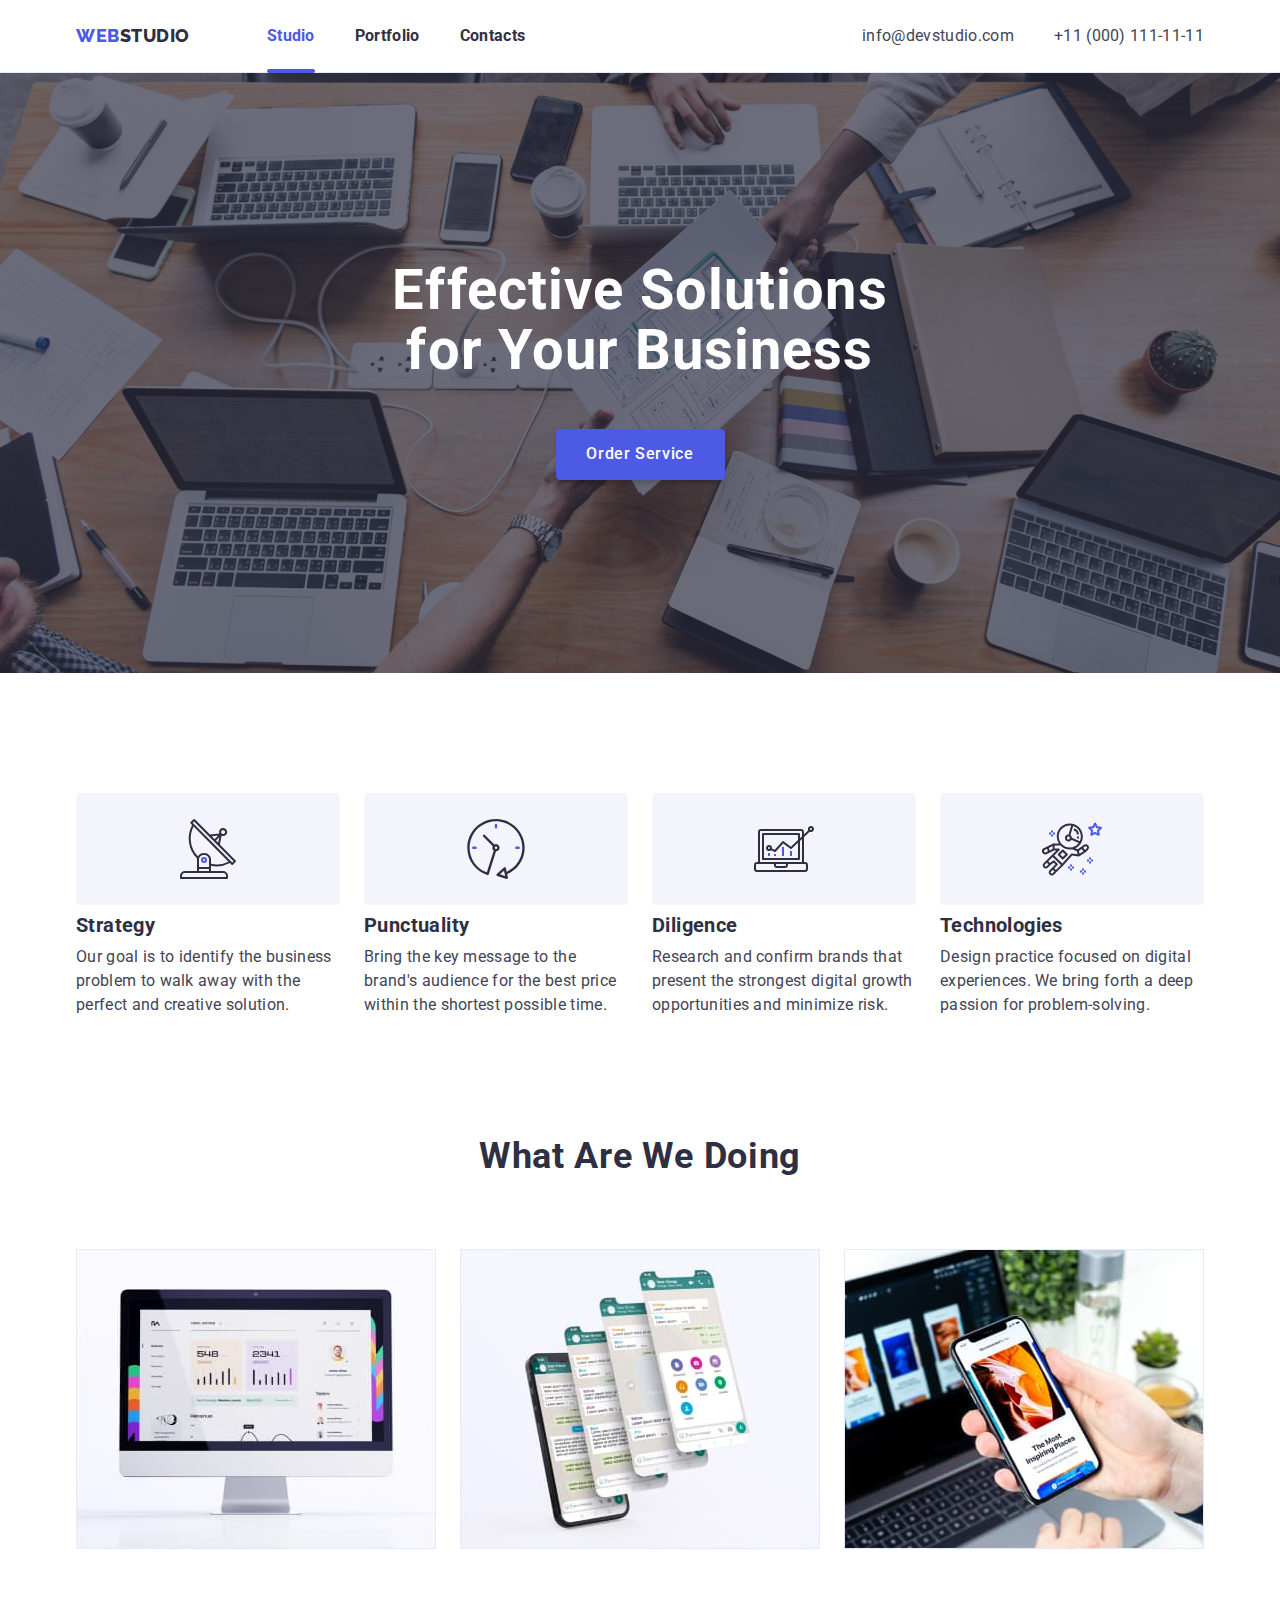
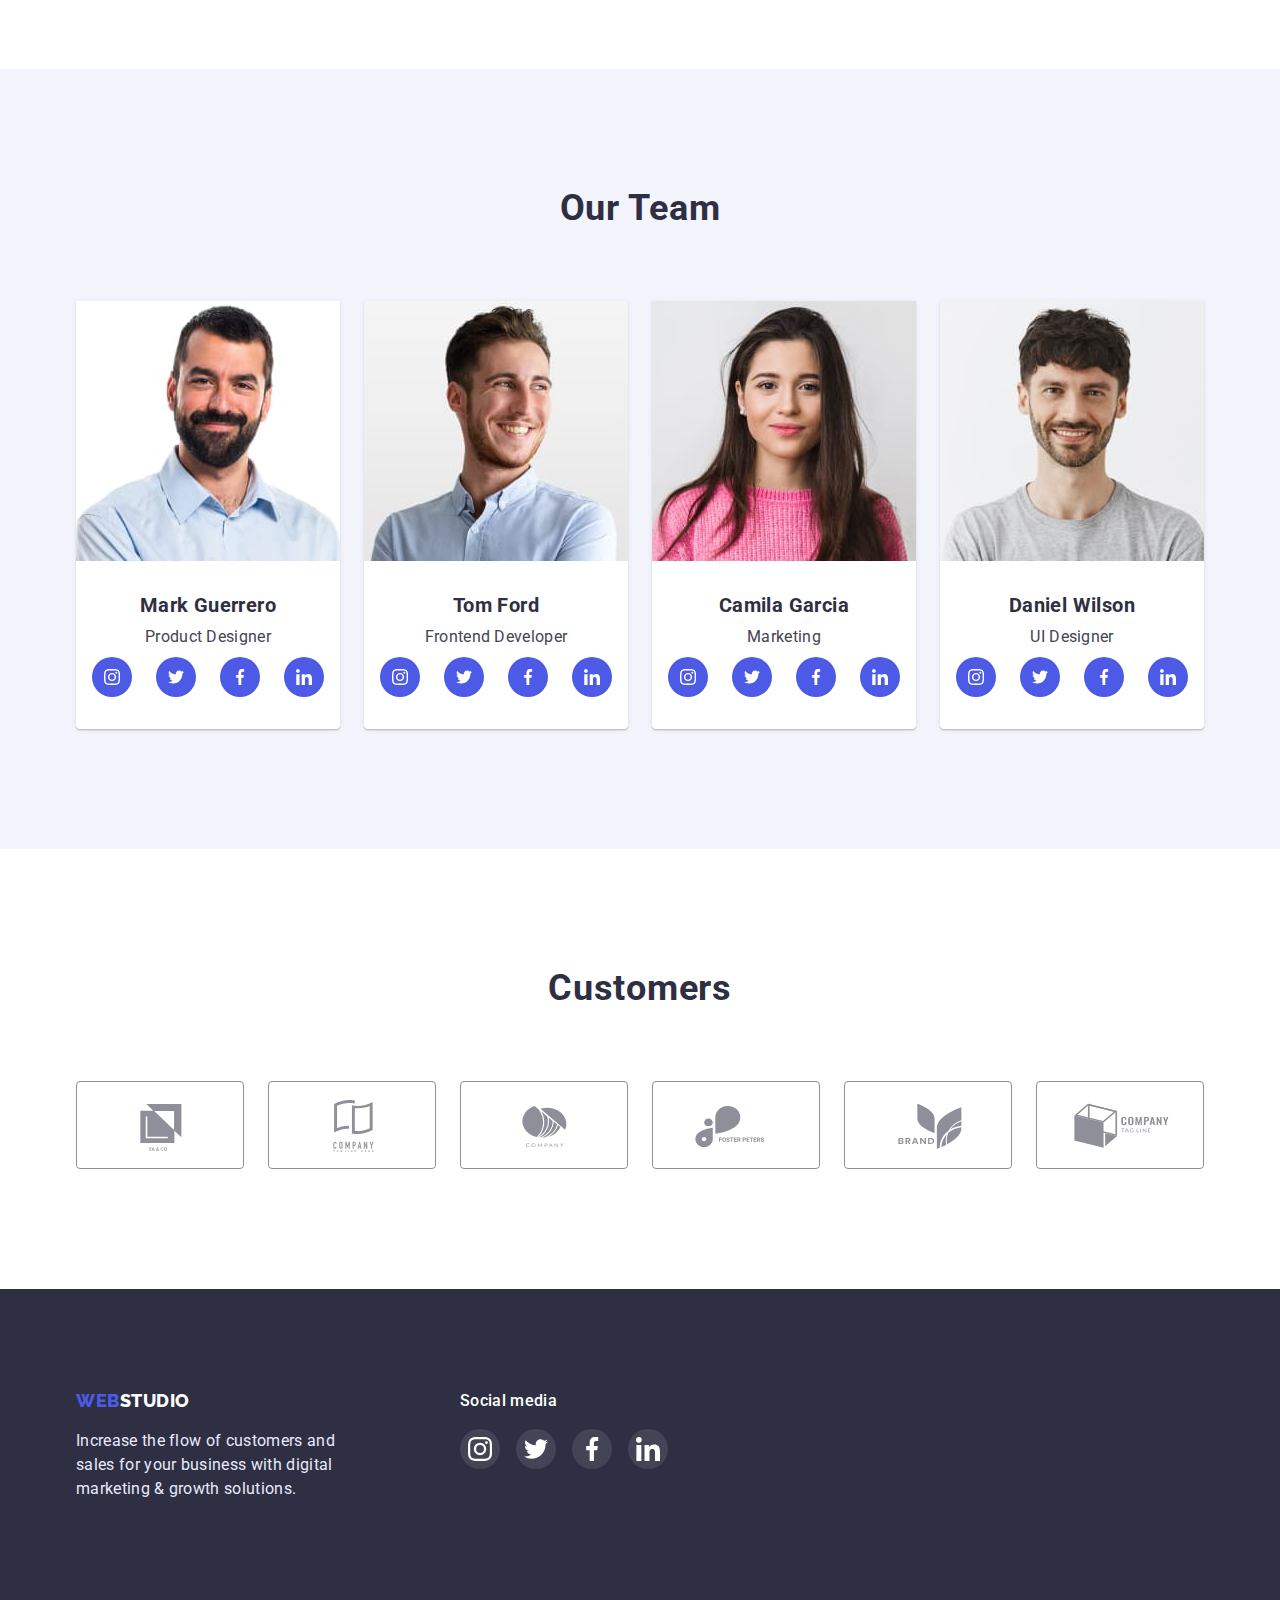
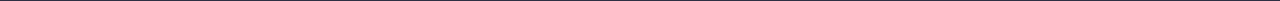
<file: index.html>
<!DOCTYPE html>
<html lang="en">
	<head>
		<meta charset="UTF-8" />
		<meta http-equiv="X-UA-Compatible" content="IE=edge" />
		<meta name="viewport" content="width=device-width, initial-scale=1.0" />
		<link rel="stylesheet" href="https://cdn.jsdelivr.net/npm/modern-normalize@1.1.0/modern-normalize.min.css" />
		<link rel="stylesheet" href="./css/styles.css" />
		<link rel="preconnect" href="https://fonts.googleapis.com" />
		<link rel="preconnect" href="https://fonts.gstatic.com" crossorigin />
		<link
			href="https://fonts.googleapis.com/css2?family=Raleway:wght@800&family=Roboto:wght@400;500;700;900&display=swap"
			rel="stylesheet"
		/>
		<title>Document</title>
	</head>
	<body>
		<header>
			<div class="container">
				<a class="logo link" href="./index.html">
					<span class="logo-web">Web</span>
					studio
				</a>
				<nav>
					<ul class="header-nav-list list">
						<li class="header-item">
							<a class="navigation-link link current" href="./index.html">Studio</a>
						</li>
						<li class="header-item">
							<a class="navigation-link link" href="./portfolio.html">Portfolio</a>
						</li>
						<li class="header-item">
							<a class="navigation-link link" href="./index.html">Contacts</a>
						</li>
					</ul>
				</nav>

				<ul class="header-contacts-list list">
					<li>
						<a class="contacts-link link" href="mailto:info@devstudio.com">info@devstudio.com</a>
					</li>
					<li>
						<a class="contacts-link link" href="tel:+110001111111">+11 (000) 111-11-11</a>
					</li>
				</ul>
			</div>
		</header>

		<main>
			<section class="main-section">
				<div class="container">
					<h1 class="main-title">Effective Solutions for Your Business</h1>
					<button class="order-button btn" type="button" data-modal-open>Order Service</button>
				</div>
			</section>

			<section class="section">
				<div class="container">
					<h2 class="section-title visually-hidden"></h2>
					<ul class="benefits-list list">
						<li class="benefit-item">
							<div class="benefit-item-icon">
								<svg class="benefit-icon" width="64" height="64">
									<use href="./images/icons-optimized.svg#icon-antenna-icon"></use>
								</svg>
							</div>
							<h3 class="caption">Strategy</h3>
							<p class="caption-text">
								Our goal is to identify the business problem to walk away with the perfect and creative solution.
							</p>
						</li>
						<li class="benefit-item">
							<div class="benefit-item-icon">
								<svg class="benefit-icon" width="64" height="64">
									<use href="./images/icons-optimized.svg#icon-clock-icon"></use>
								</svg>
							</div>
							<h3 class="caption">Punctuality</h3>
							<p class="caption-text">
								Bring the key message to the brand's audience for the best price within the shortest possible time.
							</p>
						</li>
						<li class="benefit-item">
							<div class="benefit-item-icon">
								<svg class="benefit-icon" width="64" height="64">
									<use href="./images/icons-optimized.svg#icon-diagram-icon"></use>
								</svg>
							</div>
							<h3 class="caption">Diligence</h3>
							<p class="caption-text">
								Research and confirm brands that present the strongest digital growth opportunities and minimize risk.
							</p>
						</li>
						<li class="benefit-item">
							<div class="benefit-item-icon">
								<svg class="benefit-icon" width="64" height="64">
									<use href="./images/icons-optimized.svg#icon-astronaut-icon"></use>
								</svg>
							</div>
							<h3 class="caption">Technologies</h3>
							<p class="caption-text">
								Design practice focused on digital experiences. We bring forth a deep passion for problem-solving.
							</p>
						</li>
					</ul>
				</div>
			</section>

			<section class="section section-gadgets">
				<div class="container">
					<h2 class="section-title">What are we doing</h2>

					<ul class="gadgets-list list">
						<li>
							<img src="./images/gadgets-1-optimized.jpg" alt="Computer screen" width="360" height="300" />
						</li>
						<li>
							<img src="./images/gadgets-2-optimized.jpg" alt="Mobile screen" width="360" height="300" />
						</li>
						<li>
							<img src="./images/gadgets-3-optimized.jpg" alt="Gadgets" width="360" height="300" />
						</li>
					</ul>
				</div>
			</section>

			<section class="section team-section">
				<div class="container">
					<h2 class="section-title">Our Team</h2>
					<ul class="members-list list">
						<li class="member">
							<img src="./images/team-member-1.jpg" alt="Team member 1" width="264" height="260" />
							<div class="member-text">
								<h3 class="team-member-name">Mark Guerrero</h3>
								<p class="team-member-position">Product Designer</p>
								<ul class="members-soc-list list">
									<li class="members-soc-item">
										<a href="" class="members-soc-link link">
											<svg class="member-soc-icon" width="16" height="16">
												<use href="./images/icons-optimized.svg#icon-instagram-icon"></use>
											</svg>
										</a>
									</li>
									<li class="members-soc-item">
										<a href="" class="members-soc-link link">
											<svg class="member-soc-icon" width="16" height="16">
												<use href="./images/icons-optimized.svg#icon-twitter-icon"></use>
											</svg>
										</a>
									</li>
									<li class="members-soc-item">
										<a href="" class="members-soc-link link">
											<svg class="member-soc-icon" width="16" height="16">
												<use href="./images/icons-optimized.svg#icon-facebook-icon"></use>
											</svg>
										</a>
									</li>
									<li class="members-soc-item">
										<a href="" class="members-soc-link link">
											<svg class="member-soc-icon" width="16" height="16">
												<use href="./images/icons-optimized.svg#icon-linkedin-icon"></use>
											</svg>
										</a>
									</li>
								</ul>
							</div>
							
						</li>
						<li class="member">
							<img src="./images/team-member-2.jpg" alt="Team member 2" width="264" height="260" />
							<div class="member-text">
								<h3 class="team-member-name">Tom Ford</h3>
								<p class="team-member-position">Frontend Developer</p>
								<ul class="members-soc-list list">
									<li class="members-soc-item">
										<a href="" class="members-soc-link link">
											<svg class="member-soc-icon" width="16" height="16">
												<use href="./images/icons-optimized.svg#icon-instagram-icon"></use>
											</svg>
										</a>
									</li>
									<li class="members-soc-item">
										<a href="" class="members-soc-link link">
											<svg class="member-soc-icon" width="16" height="16">
												<use href="./images/icons-optimized.svg#icon-twitter-icon"></use>
											</svg>
										</a>
									</li>
									<li class="members-soc-item">
										<a href="" class="members-soc-link link">
											<svg class="member-soc-icon" width="16" height="16">
												<use href="./images/icons-optimized.svg#icon-facebook-icon"></use>
											</svg>
										</a>
									</li>
									<li class="members-soc-item">
										<a href="" class="members-soc-link link">
											<svg class="member-soc-icon" width="16" height="16">
												<use href="./images/icons-optimized.svg#icon-linkedin-icon"></use>
											</svg>
										</a>
									</li>
								</ul>
							</div>
							
						</li>
						<li class="member">
							<img src="./images/team-member-3.jpg" alt="Team member 3" width="264" height="260" />
							<div class="member-text">
								<h3 class="team-member-name">Camila Garcia</h3>
								<p class="team-member-position">Marketing</p>
								<ul class="members-soc-list list">
									<li class="members-soc-item">
										<a href="" class="members-soc-link link">
											<svg class="member-soc-icon" width="16" height="16">
												<use href="./images/icons-optimized.svg#icon-instagram-icon"></use>
											</svg>
										</a>
									</li>
									<li class="members-soc-item">
										<a href="" class="members-soc-link link">
											<svg class="member-soc-icon" width="16" height="16">
												<use href="./images/icons-optimized.svg#icon-twitter-icon"></use>
											</svg>
										</a>
									</li>
									<li class="members-soc-item">
										<a href="" class="members-soc-link link">
											<svg class="member-soc-icon" width="16" height="16">
												<use href="./images/icons-optimized.svg#icon-facebook-icon"></use>
											</svg>
										</a>
									</li>
									<li class="members-soc-item">
										<a href="" class="members-soc-link link">
											<svg class="member-soc-icon" width="16" height="16">
												<use href="./images/icons-optimized.svg#icon-linkedin-icon"></use>
											</svg>
										</a>
									</li>
								</ul>
							</div>
							
						</li>
						<li class="member">
							<img src="./images/team-member-4.jpg" alt="Team member 4" width="264" height="260" />
							<div class="member-text">
								<h3 class="team-member-name">Daniel Wilson</h3>
								<p class="team-member-position">UI Designer</p>
								<ul class="members-soc-list list">
									<li class="members-soc-item">
										<a href="" class="members-soc-link link">
											<svg class="member-soc-icon" width="16" height="16">
												<use href="./images/icons-optimized.svg#icon-instagram-icon"></use>
											</svg>
										</a>
									</li>
									<li class="members-soc-item">
										<a href="" class="members-soc-link link">
											<svg class="member-soc-icon" width="16" height="16">
												<use href="./images/icons-optimized.svg#icon-twitter-icon"></use>
											</svg>
										</a>
									</li>
									<li class="members-soc-item">
										<a href="" class="members-soc-link link">
											<svg class="member-soc-icon" width="16" height="16">
												<use href="./images/icons-optimized.svg#icon-facebook-icon"></use>
											</svg>
										</a>
									</li>
									<li class="members-soc-item">
										<a href="" class="members-soc-link link">
											<svg class="member-soc-icon" width="16" height="16">
												<use href="./images/icons-optimized.svg#icon-linkedin-icon"></use>
											</svg>
										</a>
									</li>
								</ul>
							</div>
							
						</li>
					</ul>
				</div>
			</section>

			<section class="section">
				<div class="container">
					<h2 class="section-title">Customers</h2>
					<ul class="customers-list list">
						<li class="customers-item">
							<a href="" class="customers-link link">
								<svg class="customers-icon">
									<use href="./images/icons-optimized.svg#icon-client-logo-1"></use>
								</svg>
							</a>
						</li>
						<li class="customers-item">
							<a href="" class="customers-link link">
								<svg class="customers-icon">
									<use href="./images/icons-optimized.svg#icon-client-logo-2"></use>
								</svg>
							</a>
						</li>
						<li class="customers-item">
							<a href="" class="customers-link link">
								<svg class="customers-icon">
									<use href="./images/icons-optimized.svg#icon-client-logo-3"></use>
								</svg>
							</a>
						</li>
						<li class="customers-item">
							<a href="" class="customers-link link">
								<svg class="customers-icon">
									<use href="./images/icons-optimized.svg#icon-client-logo-4"></use>
								</svg>
							</a>
						</li>
						<li class="customers-item">
							<a href="" class="customers-link link">
								<svg class="customers-icon">
									<use href="./images/icons-optimized.svg#icon-client-logo-5"></use>
								</svg>
							</a>
						</li>
						<li class="customers-item">
							<a href="" class="customers-link link">
								<svg class="customers-icon">
									<use href="./images/icons-optimized.svg#icon-client-logo-6"></use>
								</svg>
							</a>
						</li>
					</ul>
				</div>
			</section>
		</main>
		<footer class="footer-section">
			<div class="container">
				<div class="footer-logo-wrap">
					<a class="logo link" href="./index.html">
						<span class="logo-web">Web</span>
						studio
					</a>
					<p class="after-logo-description">
						Increase the flow of customers and sales for your business with digital marketing & growth solutions.
					</p>
				</div>
				<div class="footer-soc-wrap">
					<h3 class="footer-soc-title">Social media</h3>
					<ul class="footer-soc-list list">
						<li class="footer-soc-item">
							<a href="" class="footer-soc-link link">
								<svg class="footer-soc-icon" width="24" heigh="24">
									<use href="./images/icons-optimized.svg#icon-instagram-icon"></use>
								</svg>
							</a>
						</li>
						<li class="footer-soc-item">
							<a href="" class="footer-soc-link link">
								<svg class="footer-soc-icon" width="24" heigh="24">
									<use href="./images/icons-optimized.svg#icon-twitter-icon"></use>
								</svg>
							</a>
						</li>
						<li class="footer-soc-item">
							<a href="" class="footer-soc-link link">
								<svg class="footer-soc-icon" width="24" heigh="24">
									<use href="./images/icons-optimized.svg#icon-facebook-icon"></use>
								</svg>
							</a>
						</li>
						<li class="footer-soc-item">
							<a href="" class="footer-soc-link link">
								<svg class="footer-soc-icon" width="24" heigh="24">
									<use href="./images/icons-optimized.svg#icon-linkedin-icon"></use>
								</svg>
							</a>
						</li>
					</ul>
				</div>
			</div>
		</footer>
		<div class="backdrop is-hidden" data-modal>
			<div class="modal-windov">
				<button type="button" class="close-modal-windov-btn" data-modal-close>
					<svg class="close-icon" width="8" heigh="8">
						<use href="./images/icons-optimized.svg#icon-close-black-18dp-2-1-1"></use>
					</svg>
				</button>
			</div>
		</div>
		<script src="./js/modal.js"></script>
	</body>
</html>
</file>
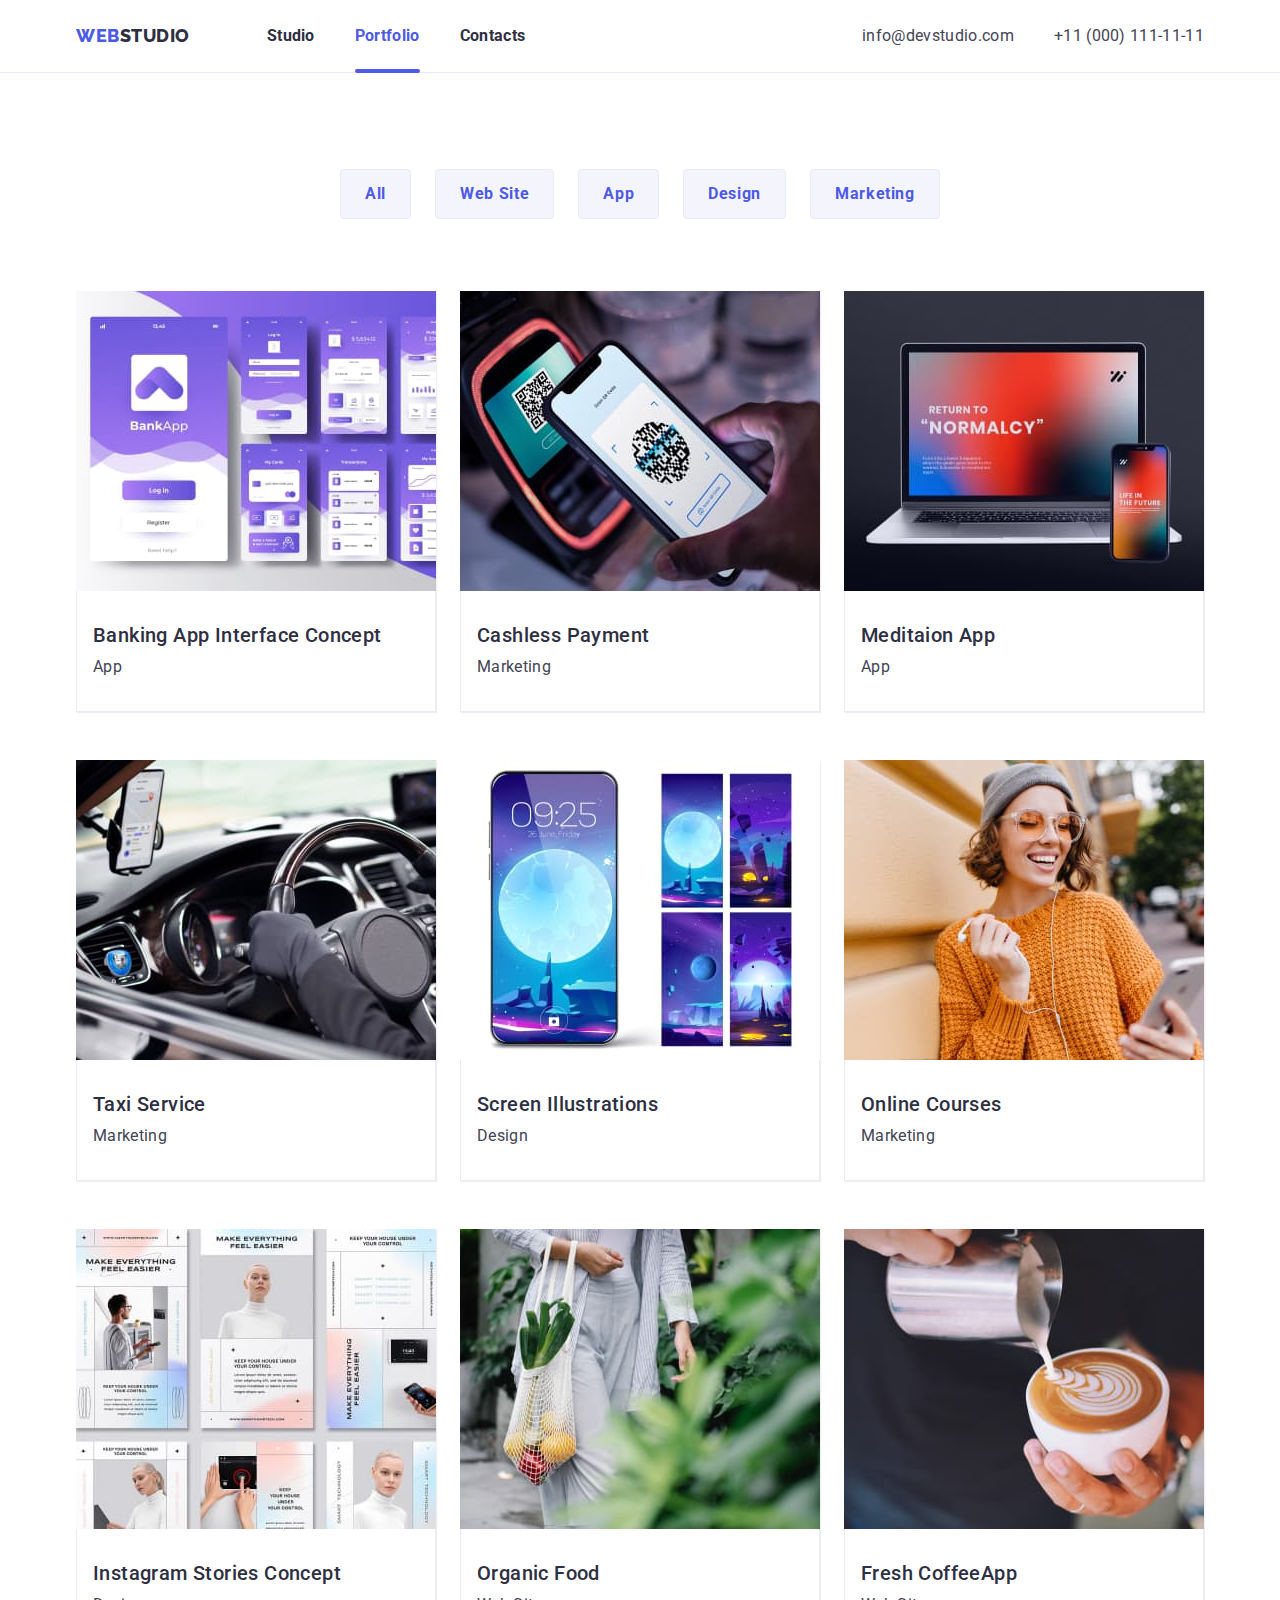
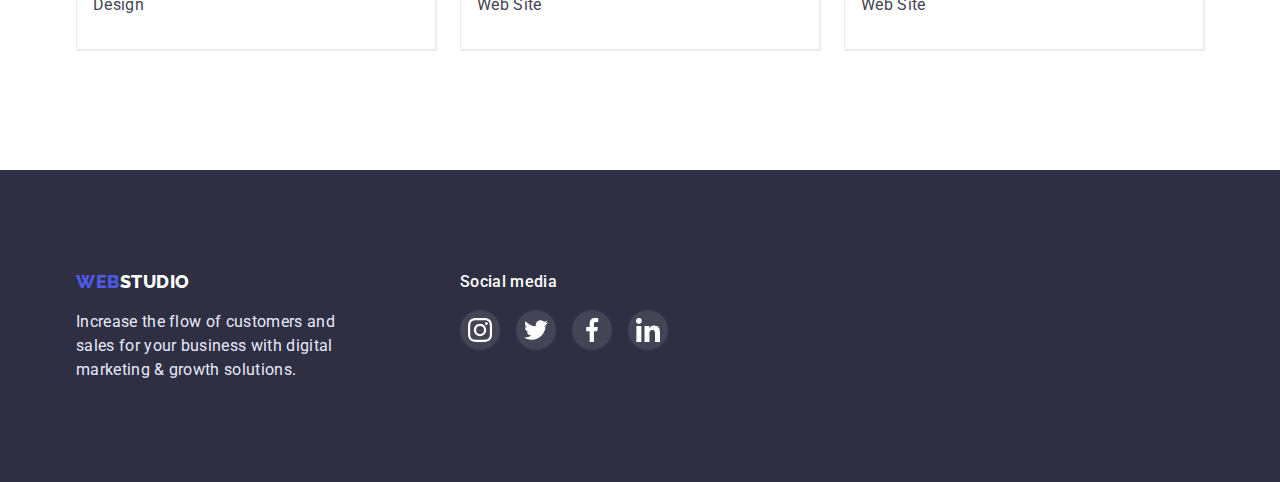
<file: portfolio.html>
<!DOCTYPE html>
<html lang="en">
	<head>
		<meta charset="UTF-8" />
		<meta http-equiv="X-UA-Compatible" content="IE=edge" />
		<meta name="viewport" content="width=device-width, initial-scale=1.0" />
		<link rel="stylesheet" href="https://cdn.jsdelivr.net/npm/modern-normalize@1.1.0/modern-normalize.min.css" />
		<link rel="stylesheet" href="./css/styles.css" />
		<link rel="preconnect" href="https://fonts.googleapis.com" />
		<link rel="preconnect" href="https://fonts.gstatic.com" crossorigin />
		<link
			href="https://fonts.googleapis.com/css2?family=Raleway:wght@800&family=Roboto:wght@400;500;700;900&display=swap"
			rel="stylesheet"
		/>
		<title>Document</title>
	</head>
	<body>
		<header>
			<div class="container">
				<a class="logo link" href="./index.html">
					<span class="logo-web">Web</span>
					studio
				</a>
				<nav>
					<ul class="header-nav-list list">
						<li><a class="navigation-link link" href="./index.html">Studio</a></li>
						<li><a class="navigation-link link current" href="./portfolio.html">Portfolio</a></li>
						<li><a class="navigation-link link" href="./index.html">Contacts</a></li>
					</ul>
				</nav>

				<ul class="header-contacts-list list">
					<li>
						<a class="contacts-link link" href="mailto:info@devstudio.com">info@devstudio.com</a>
					</li>
					<li>
						<a class="contacts-link link" href="tel:+110001111111">+11 (000) 111-11-11</a>
					</li>
				</ul>
			</div>
		</header>

		<main>
			<section class="section-portfolio">
				<div class="container">
					<ul class="buttons-list list">
						<li>
							<button class="filter-button btn" type="button">All</button>
						</li>
						<li>
							<button class="filter-button btn" type="button">Web Site</button>
						</li>
						<li>
							<button class="filter-button btn" type="button">App</button>
						</li>
						<li>
							<button class="filter-button btn" type="button">Design</button>
						</li>
						<li>
							<button class="filter-button btn" type="button">Marketing</button>
						</li>
					</ul>

					<h1 class="section-title visually-hidden"></h1>
					<ul class="service-list list">
						<li class="service-item">
							<a href="" class="service-link link">
								<div class="service-wrap">
									<img src="./images/portfolio-image-1.jpg" alt="App interface" width="360" height="300" />
									<p class="service-hidden-text">
										14 Stylish and User-Friendly App Design Concepts · Task Manager App · Calorie Tracker App · Exotic
										Fruit Ecommerce App · Cloud Storage App
									</p>
								</div>

								<div class="service-text">
									<h3 class="service-title">Banking App Interface Concept</h3>
									<p class="service-category">App</p>
								</div>
							</a>
						</li>
						<li class="service-item">
							<a href="" class="service-link link">
								<div class="service-wrap">
									<img src="./images/portfolio-image-2.jpg" alt="Cashless payment" width="360" height="300" />
									<p class="service-hidden-text">
										Lorem ipsum dolor sit amet consectetur, adipisicing elit. Corrupti nobis beatae harum rem, similique
										soluta maxime, tenetur accusantium quidem nam illum earum. Similique, quaerat quas? Aperiam
										aspernatur quos inventore exercitationem?
									</p>
								</div>
								
								<div class="service-text">
									<h3 class="service-title">Cashless Payment</h3>
									<p class="service-category">Marketing</p>
								</div>
							</a>
						</li>
						<li class="service-item">
							<a href="" class="service-link link">
								<div class="service-wrap">
									<img src="./images/portfolio-image-3.jpg" alt="Gadgets" width="360" height="300" />
									<p class="service-hidden-text">
										Lorem ipsum dolor sit amet consectetur, adipisicing elit. Corrupti nobis beatae harum rem, similique
										soluta maxime, tenetur accusantium quidem nam illum earum. Similique, quaerat quas? Aperiam
										aspernatur quos inventore exercitationem?
									</p>
								</div>
								
								<div class="service-text">
									<h3 class="service-title">Meditaion App</h3>
									<p class="service-category">App</p>
								</div>
							</a>
						</li>

						<!--  -->

						<li class="service-item">
							<a href="" class="service-link link">
								<div class="service-wrap">
									<img src="./images/portfolio-image-4.jpg" alt="Steering wheel" width="360" height="300" />
									<p class="service-hidden-text">
										Lorem ipsum dolor sit amet consectetur, adipisicing elit. Corrupti nobis beatae harum rem, similique
										soluta maxime, tenetur accusantium quidem nam illum earum. Similique, quaerat quas? Aperiam
										aspernatur quos inventore exercitationem?
									</p>
								</div>
								
								<div class="service-text">
									<h3 class="service-title">Taxi Service</h3>
									<p class="service-category">Marketing</p>
								</div>
							</a>
						</li>
						<li class="service-item">
							
							<a href="" class="service-link link">
								<div class="service-wrap">
									<img src="./images/portfolio-image-5.jpg" alt="Phone screen" width="360" height="300" />
									<p class="service-hidden-text">
										Lorem ipsum dolor sit amet consectetur, adipisicing elit. Corrupti nobis beatae harum rem, similique
										soluta maxime, tenetur accusantium quidem nam illum earum. Similique, quaerat quas? Aperiam
										aspernatur quos inventore exercitationem?
									</p>
								</div>
								
								<div class="service-text">
									<h3 class="service-title">Screen Illustrations</h3>
									<p class="service-category">Design</p>
								</div>
							</a>
						</li>
						<li class="service-item">
							<a href="" class="service-link link">
								<div class="service-wrap">
									<img src="./images/portfolio-image-6.jpg" alt="Girl student" width="360" height="300" />
									<p class="service-hidden-text">
										Lorem ipsum dolor sit amet consectetur, adipisicing elit. Corrupti nobis beatae harum rem, similique
										soluta maxime, tenetur accusantium quidem nam illum earum. Similique, quaerat quas? Aperiam
										aspernatur quos inventore exercitationem?
									</p>
								</div>
								
								<div class="service-text">
									<h3 class="service-title">Online Courses</h3>
									<p class="service-category">Marketing</p>
								</div>
							</a>
						</li>

						<!--  -->

						<li class="service-item">
							<a href="" class="service-link link">
								<div class="service-wrap">
									<img src="./images/portfolio-image-7.jpg" alt="instagram stories model" width="360" height="300" />
									<p class="service-hidden-text">
										Lorem ipsum dolor sit amet consectetur, adipisicing elit. Corrupti nobis beatae harum rem, similique
										soluta maxime, tenetur accusantium quidem nam illum earum. Similique, quaerat quas? Aperiam
										aspernatur quos inventore exercitationem?
									</p>
								</div>
								
								<div class="service-text">
									<h3 class="service-title">Instagram Stories Concept</h3>
									<p class="service-category">Design</p>
								</div>
							</a>
						</li>
						<li class="service-item">
							<a href="" class="service-link link">
								<div class="service-wrap">
									<img src="./images/portfolio-image-8.jpg" alt="Fruits in bundle" width="360" height="300" />
									<p class="service-hidden-text">
										Lorem ipsum dolor sit amet consectetur, adipisicing elit. Corrupti nobis beatae harum rem, similique
										soluta maxime, tenetur accusantium quidem nam illum earum. Similique, quaerat quas? Aperiam
										aspernatur quos inventore exercitationem?
									</p>
								</div>
								
								<div class="service-text">
									<h3 class="service-title">Organic Food</h3>
									<p class="service-category">Web Site</p>
								</div>
							</a>
						</li>
						<li class="service-item">
							<a href="" class="service-link link">
								<div class="service-wrap">
									<img src="./images/portfolio-image-9.jpg" alt="A cup of cofee" width="360" height="300" />
									<p class="service-hidden-text">
										Lorem ipsum dolor sit amet consectetur, adipisicing elit. Corrupti nobis beatae harum rem, similique
										soluta maxime, tenetur accusantium quidem nam illum earum. Similique, quaerat quas? Aperiam
										aspernatur quos inventore exercitationem?
									</p>
								</div>
								
								<div class="service-text">
									<h3 class="service-title">Fresh CoffeeApp</h3>
									<p class="service-category">Web Site</p>
								</div>
							</a>
						</li>
					</ul>
				</div>
			</section>
		</main>

		<footer class="footer-section">
			<div class="container">
				<div class="footer-logo-wrap">
					<a class="logo link" href="./index.html">
						<span class="logo-web">Web</span>
						studio
					</a>
					<p class="after-logo-description">
						Increase the flow of customers and sales for your business with digital marketing & growth solutions.
					</p>
				</div>
				<div class="footer-soc-wrap">
					<h3 class="footer-soc-title">Social media</h3>
					<ul class="footer-soc-list list">
						<li class="footer-soc-item">
							<a href="" class="footer-soc-link link">
								<svg class="footer-soc-icon" width="24" heigh="24">
									<use href="./images/icons-optimized.svg#icon-instagram-icon"></use>
								</svg>
							</a>
						</li>
						<li class="footer-soc-item">
							<a href="" class="footer-soc-link link">
								<svg class="footer-soc-icon" width="24" heigh="24">
									<use href="./images/icons-optimized.svg#icon-twitter-icon"></use>
								</svg>
							</a>
						</li>
						<li class="footer-soc-item">
							<a href="" class="footer-soc-link link">
								<svg class="footer-soc-icon" width="24" heigh="24">
									<use href="./images/icons-optimized.svg#icon-facebook-icon"></use>
								</svg>
							</a>
						</li>
						<li class="footer-soc-item">
							<a href="" class="footer-soc-link link">
								<svg class="footer-soc-icon" width="24" heigh="24">
									<use href="./images/icons-optimized.svg#icon-linkedin-icon"></use>
								</svg>
							</a>
						</li>
					</ul>
				</div>
			</div>
		</footer>
	</body>
</html>
</file>
<file: css/styles.css>
:root {
	--primary-brand-color: #4d5ae5;
	--dark-color: #2e2f42;
	--text-color: #434455;
	--accent-color: #e7e9fc;
	--light-color: #f4f4fd;
	--standart-letter-spacing: 0.02em;
	--standart-line-height: 1.5;
}

body {
	font-family: "Roboto", sans-serif;
	color: var(--dark-color);
}

p,
h1,
h2,
h3,
h4,
h5,
h6 {
	margin: 0;
}

ul,
ol {
	margin: 0;
	padding-left: 0;
}

img {
	display: block;
	max-width: 100%;
	height: auto;
}

a {
	text-decoration: none;
}

button {
	display: block;
	cursor: pointer;
	border: none;
	border-radius: 4px;
}

header {
	border-bottom: 1px solid #e7e9fc;
	/* margin: 0; */
	padding: 24px 0;
}
footer {
	margin: 0;
}
.container {
	width: 1158px;
	padding: 0 15px;
	/* outline: 1px solid red; */
	margin: 0 auto;
}

.section {
	padding: 120px 0;
}

.section-portfolio {
	padding-top: 96px;
	padding-bottom: 120px;
}

/* .section > .container {
    padding: 0 15px;
} */
.list {
	list-style: none;
}
.link {
	text-decoration: none;
}
.navigation-link:hover,
.navigation-link:focus {
	color: var(--primary-brand-color);
}

.btn {
	cursor: pointer;
	transition: color 250ms cubic-bezier(0.4, 0, 0.2, 1), background-color 250ms cubic-bezier(0.4, 0, 0.2, 1),
		box-shadow 250ms cubic-bezier(0.4, 0, 0.2, 1);
}

.btn:hover,
.btn:focus,
.filter-button:hover,
.filter-button:focus {
	color: #fff;
	background-color: #404bbf;
	box-shadow: 0px 1px 6px rgba(46, 47, 66, 0.08), 0px 1px 1px rgba(46, 47, 66, 0.16), 0px 2px 1px rgba(46, 47, 66, 0.08);
}

.logo {
	font-family: "Raleway", sans-serif;
	font-weight: 800;
	font-size: 18px;
	line-height: 1.33;
	letter-spacing: 0.03em;
	text-transform: uppercase;
	color: inherit;
	display: flex;
	margin-right: 77px;
}

header > .container {
	display: flex;
	align-items: center;
}

.header-nav-list {
	display: flex;
	gap: 40px;
}

.header-contacts-list {
	display: flex;
	gap: 40px;
	margin-left: auto;
}
/* .header-item {
    display: block;
} */
.logo-web {
	color: var(--primary-brand-color);
}

.navigation-link {
	font-weight: 700;
	/* font-size: 16px; */
	line-height: var(--standart-line-height);
	letter-spacing: var(--standart-letter-spacing);
	color: inherit;
	position: relative;
	transition: color 250ms cubic-bezier(0.4, 0, 0.2, 1);
}

.current {
	color: var(--primary-brand-color);
}

.navigation-link.current::after {
	content: "";
	position: absolute;
	width: 100%;
	height: 4px;
	border-radius: 2px;
	background-color: var(--primary-brand-color);
	left: 0;
	bottom: -28px;
}

.contacts-link {
	/* font-size: 16px; */
	line-height: var(--standart-line-height);
	letter-spacing: var(--standart-letter-spacing);
	color: var(--text-color);
	transition: color 250ms cubic-bezier(0.4, 0, 0.2, 1);
}

.contacts-link:hover,
.contacts-link:focus {
	color: #404bbf;
}

.main-section,
.footer-section {
	background-color: var(--dark-color);
}

.main-section {
	padding: 188px 0;
	background-image: linear-gradient(rgba(46, 47, 66, 0.7), rgba(46, 47, 66, 0.7)), url(../images/main-bg-1.jpg);
	background-position: center;
	background-size: cover;
	background-repeat: no-repeat;
	max-width: 1440px;
	height: 600px;
	margin: 0 auto;
}

.main-title {
	font-size: 56px;
	line-height: 1.07;
	text-align: center;
	letter-spacing: var(--standart-letter-spacing);
	color: #fff;
	display: block;
	margin: 0 auto 48px;
	width: 496px;
}

.order-button {
	font-family: inherit;
	font-weight: 500;
	font-size: inherit;
	line-height: 1.18;
	letter-spacing: 0.04em;
	color: #fff;
	background-color: var(--primary-brand-color);
	box-shadow: 0px 4px 4px rgba(0, 0, 0, 0.15);
	border-radius: 4px;
	display: block;
	margin: 0 auto;
	min-width: 169px;
	padding: 16px 0;
}

.team-section {
	background-color: var(--light-color);
}

.section-title {
	font-size: 36px;
	line-height: 1.11;
	text-align: center;
	letter-spacing: var(--standart-letter-spacing);
	text-transform: capitalize;
	display: block;
	margin-bottom: 72px;
}

.visually-hidden {
	position: absolute;
	width: 1px;
	height: 1px;
	margin: -1px;
	border: 0;
	padding: 0;
	white-space: nowrap;
	clip-path: inset(100%);
	clip: rect(0 0 0 0);
	overflow: hidden;
}

/* .section {
    padding-top: 120px;
    margin: 0;
} */

.benefits-list {
	display: flex;
	gap: 24px;
}

.benefit-item {
	width: 264px;
}

.benefit-item-icon {
	display: flex;
	justify-content: center;
	margin-bottom: 8px;
	background-color: var(--light-color);
	border-radius: 4px;
	padding: 24px 102px;
}

.caption {
	font-weight: 700;
	font-size: 20px;
	line-height: 1.2;
	letter-spacing: var(--standart-letter-spacing);
	margin-bottom: 8px;
}

.caption-text {
	/* font-size: 16px; */
	line-height: var(--standart-line-height);
	letter-spacing: var(--standart-letter-spacing);
	color: var(--text-color);
}

.section-gadgets {
	padding-top: 0;
}

.gadgets-list {
	display: flex;
	gap: 24px;
	/* padding-bottom: 120px; */
}

.members-list {
	display: flex;
	gap: 24px;
	/* padding-bottom: 120px; */
}

.member {
	/* display: flex;
    flex-direction: column; */
	background: #fff;
	box-shadow: 0px 1px 6px rgba(46, 47, 66, 0.08), 0px 1px 1px rgba(46, 47, 66, 0.16), 0px 2px 1px rgba(46, 47, 66, 0.08);
	border-radius: 0px 0px 4px 4px;
}

.member-text {
	padding: 32px 0;
}

.team-member-name {
	display: block;
	margin-bottom: 8px;
	font-weight: 700;
	font-size: 20px;
	line-height: 1.2;
	text-align: center;
	letter-spacing: var(--standart-letter-spacing);
}

.team-member-position {
	/* font-size: 16px; */
	line-height: var(--standart-line-height);
	text-align: center;
	letter-spacing: var(--standart-letter-spacing);
	color: var(--text-color);
	margin-bottom: 8px;
}

.members-soc-list {
	display: flex;
	justify-content: center;
	gap: 24px;
}

.members-soc-item {
	width: 40px;
	height: 40px;
}
.members-soc-link {
	width: 100%;
	height: 100%;
	border-radius: 50%;
	background-color: var(--primary-brand-color);
	display: flex;
	justify-content: center;
	align-items: center;
	transition: background-color 250ms cubic-bezier(0.4, 0, 0.2, 1);
}

.members-soc-link:hover,
.members-soc-link:focus {
	background-color: #404bbf;
}

.member-soc-icon {
	fill: #fff;
}

.customers-list {
	display: flex;
	gap: 24px;
}

.customers-item {
	width: 168px;
	height: 88px;
}
.customers-link {
	width: 100%;
	height: 100%;
	border: 1px solid currentColor;
	border-radius: 4px;
	display: flex;
	/* padding: 16px 32px; */
	color: #8e8f99;
	justify-content: center;
	align-items: center;
	transition: color 250ms cubic-bezier(0.4, 0, 0.2, 1), border-color 250ms cubic-bezier(0.4, 0, 0.2, 1);
}

.customers-link:hover,
.customers-link:focus {
	/* border-color: #404bbf; */
	color: #404bbf;
}

.customers-icon {
	fill: currentColor;
	width: 104px;
	height: 56px;
}

footer > .container {
	display: flex;
	gap: 120px;
}

.footer-section {
	padding: 100px 0;
}

.after-logo-description {
	/* font-size: 16px; */
	margin-top: 16px;
	display: block;
	line-height: var(--standart-line-height);
	letter-spacing: var(--standart-letter-spacing);
	color: var(--accent-color);
	width: 264px;
}

.footer-soc-title {
	font-weight: 500;
	font-size: 16px;
	line-height: 1.5;
	letter-spacing: 0.02em;
	color: #ffffff;
	margin-bottom: 16px;
}
.footer-soc-list {
	display: flex;
	/* justify-content: center; */
	gap: 16px;
}

.footer-soc-item {
	width: 40px;
	height: 40px;
}
.footer-soc-link {
	width: 100%;
	height: 100%;
	border-radius: 50%;
	background-color: rgba(255, 255, 255, 0.1);
	display: flex;
	justify-content: center;
	align-items: center;
	transition: background-color 250ms cubic-bezier(0.4, 0, 0.2, 1);
}

.footer-soc-link:hover,
.footer-soc-link:focus {
	background-color: #31d0aa;
}

.footer-soc-icon {
	fill: #fff;
	width: 24px;
	height: 24px;
}

.backdrop {
    position: fixed;
    top: 0;
    width: 100%;
    height: 100%;
    background-color: rgba(46, 47, 66, 0.4);
    transition: opacity 250ms linear, visibility 250ms linear;
}

.modal-windov {
    position: absolute;
    top: 50%;
    left: 50%;
    transform: translate(-50%,-50%) scaleY(1);
    width: 408px;
    min-height: 576px;
    background: #FCFCFC;
    box-shadow: 0px 1px 1px rgba(0, 0, 0, 0.14), 0px 1px 3px rgba(0, 0, 0, 0.12), 0px 2px 1px rgba(0, 0, 0, 0.2);
    border-radius: 4px;
    padding: 24px;
    transition: transform 250ms linear;
}

.backdrop.is-hidden .modal-windov {
    transform: translate(-50%,-50%) scaleY(0);

}

.close-modal-windov-btn {
    margin-left: auto;
    display: flex;
    align-items: center;
    justify-content: center;
    width: 24px;
    height: 24px;
    border-radius: 50%;
    background-color: #E7E9FC;
    border: 1px solid rgba(0, 0, 0, 0.1);
}

.close-icon {
    width: 8px;
    height: 8px;
}

.is-hidden {
    opacity: 0;
    visibility: hidden;
    pointer-events: none;
}
/* PORTFOLIO */

.buttons-list {
	display: flex;
	gap: 24px;
	justify-content: center;
	/* padding-top: 96px; */
	margin-bottom: 72px;
}

.filter-button {
	display: block;
	padding: 12px 24px;
	font-family: inherit;
	font-weight: 700;
	font-size: inherit;
	line-height: var(--standart-line-height);
	letter-spacing: 0.04em;
	color: var(--primary-brand-color);
	background-color: var(--light-color);
	border: 1px solid var(--accent-color);
	border-radius: 4px;
	cursor: pointer;
}

/* .filter-button:hover,
.filter-button:focus {
    color: #fff;
} */

.service-list {
	display: flex;
	flex-wrap: wrap;
	column-gap: 24px;
	row-gap: 48px;
	/* padding-bottom: 120px; */
}

.service-item {
	/* background-color: #fff; */
	/* border: 1px solid #E7E9FC; */
	width: calc((100% - 48) / 3);
	box-shadow: 1px 1px 1px rgba(46, 47, 66, 0.08);
	
}
.service-wrap {
    position: relative;
    overflow: hidden;
}
.service-link {
	display: block;
	color: inherit;
	transition: box-shadow 250ms cubic-bezier(0.4, 0, 0.2, 1);
}

.service-link:hover,
.service-link:focus {
	box-shadow: 0px 1px 6px rgba(46, 47, 66, 0.08), 0px 1px 1px rgba(46, 47, 66, 0.16), 0px 2px 1px rgba(46, 47, 66, 0.08);
}

.service-link:hover .service-hidden-text,
.service-link:focus .service-hidden-text {
    transform: translateY(0);
}

.service-text {
	padding: 32px 16px;
	border: 1px solid #e7e9fc;
	border-top: 0;
}

.service-hidden-text {
	position: absolute;
	top: 0;
	font-family: "Roboto", sans-serif;

	font-weight: 400;
	font-size: 16px;
	line-height: 1.5;
	letter-spacing: var(--standart-letter-spacing);
	color: #f4f4fd;
    padding: 40px 32px;
    background-color: #4d5ae599;
    height: 100%;
    transform: translateY(100%);
    transition: transform 250ms cubic-bezier(0.4, 0, 0.2, 1);
    overflow: auto;
}

.service-title {
	/* display: block; */

	margin-bottom: 8px;
	font-weight: 500;
	font-size: 20px;
	line-height: 1.2;
	letter-spacing: var(--standart-letter-spacing);
}

.service-category {
	/* font-size: 16px; */
	margin-bottom: 0;
	line-height: var(--standart-line-height);
	letter-spacing: var(--standart-letter-spacing);
	color: var(--text-color);
}

.footer-section {
	color: #fff;
}
</file>
